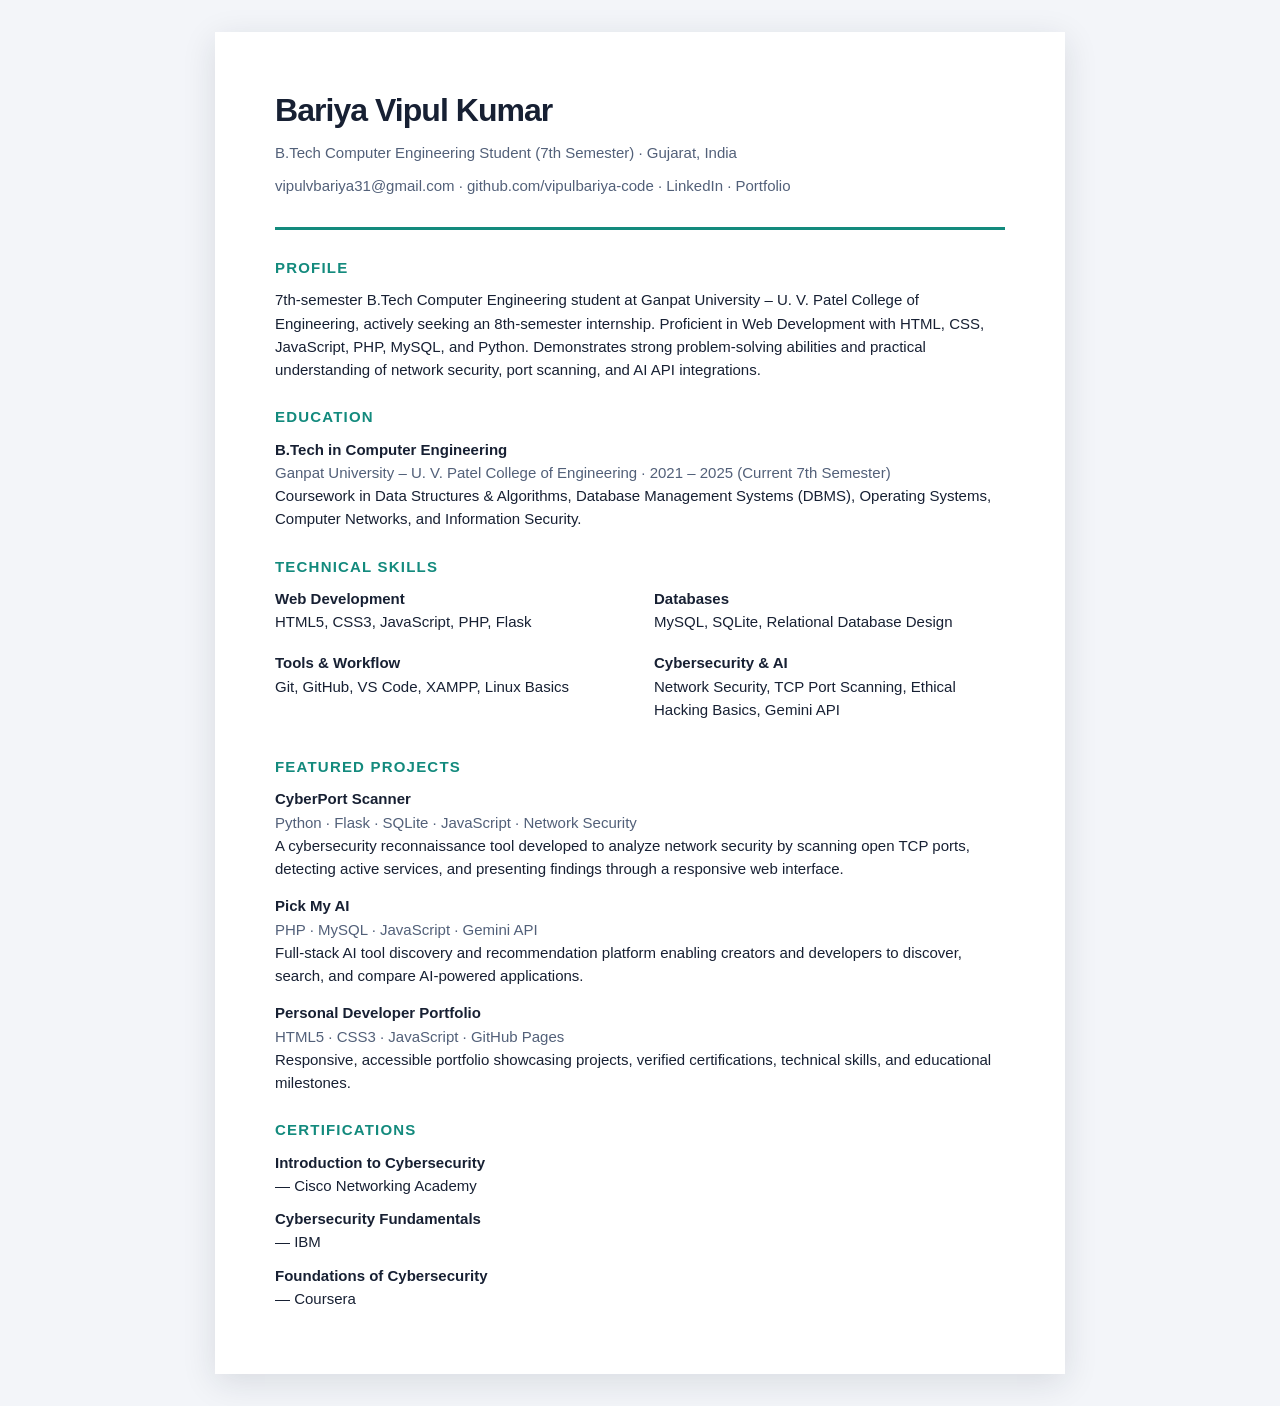
<file: Vipul-Bariya-Resume.html>
<!DOCTYPE html>
<html lang="en">
<head>
<meta charset="UTF-8">
<meta name="viewport" content="width=device-width, initial-scale=1.0">
<title>Bariya Vipul Kumar — Resume | Computer Engineering Student &amp; Web Developer</title>
<meta name="description" content="Resume of Bariya Vipul Kumar — Computer Engineering Student at Ganpat University, Web Developer, and Cybersecurity Learner seeking an 8th-semester internship.">
<meta name="robots" content="index, follow">
<link rel="canonical" href="https://vipulbariya-code.github.io/Personal-portfolio/Vipul-Bariya-Resume.html">
<link rel="icon" type="image/x-icon" href="favicon.ico">
<link rel="icon" type="image/png" sizes="32x32" href="favicon.png">
<link rel="icon" type="image/png" sizes="192x192" href="logo.png">
<link rel="apple-touch-icon" href="logo.png">
<style>
  :root{--ink:#172033;--muted:#526079;--accent:#138a7d;--line:#dce2ed;}
  *{box-sizing:border-box;}
  body{margin:0;background:#f3f5f9;color:var(--ink);font:15px/1.55 Arial,sans-serif;}
  main{max-width:850px;margin:32px auto;background:#fff;padding:54px 60px;box-shadow:0 8px 32px rgba(23,32,51,.12);}
  header{border-bottom:3px solid var(--accent);padding-bottom:20px;margin-bottom:26px;}
  h1{font-size:32px;letter-spacing:-.03em;margin:0;} 
  h2{font-size:15px;letter-spacing:.08em;text-transform:uppercase;color:var(--accent);margin:24px 0 9px;}
  p{margin:0 0 10px;} .contact{color:var(--muted);margin-top:5px;} .summary{font-size:15px;}
  .grid{display:grid;grid-template-columns:1fr 1fr;gap:8px 28px;} .item{margin-bottom:14px;}
  strong{display:block;} .muted{color:var(--muted);}
  ul{margin:7px 0 0;padding-left:19px;} a{color:inherit;text-decoration:none;} a:hover{text-decoration:underline;}
  @media print{body{background:#fff;}main{box-shadow:none;margin:0;max-width:none;padding:0;}}
  @media(max-width:620px){main{margin:0;padding:32px 24px;}.grid{grid-template-columns:1fr;}}
</style>
</head>
<body>
<main>
  <header>
    <h1>Bariya Vipul Kumar</h1>
    <p class="contact">B.Tech Computer Engineering Student (7th Semester) &middot; Gujarat, India</p>
    <p class="contact">
      <a href="mailto:vipulvbariya31@gmail.com">vipulvbariya31@gmail.com</a> &middot; 
      <a href="https://github.com/vipulbariya-code" target="_blank" rel="noopener noreferrer">github.com/vipulbariya-code</a> &middot; 
      <a href="https://www.linkedin.com/in/vipul-bariya-23a46426b/" target="_blank" rel="noopener noreferrer">LinkedIn</a> &middot; 
      <a href="https://vipulbariya-code.github.io/Personal-portfolio/" target="_blank" rel="noopener noreferrer">Portfolio</a>
    </p>
  </header>

  <section>
    <h2>Profile</h2>
    <p class="summary">
      7th-semester B.Tech Computer Engineering student at Ganpat University – U. V. Patel College of Engineering, actively seeking an 8th-semester internship. Proficient in Web Development with HTML, CSS, JavaScript, PHP, MySQL, and Python. Demonstrates strong problem-solving abilities and practical understanding of network security, port scanning, and AI API integrations.
    </p>
  </section>

  <section>
    <h2>Education</h2>
    <div class="item">
      <strong>B.Tech in Computer Engineering</strong>
      <span class="muted">Ganpat University – U. V. Patel College of Engineering &middot; 2021 – 2025 (Current 7th Semester)</span>
      <p>Coursework in Data Structures &amp; Algorithms, Database Management Systems (DBMS), Operating Systems, Computer Networks, and Information Security.</p>
    </div>
  </section>

  <section>
    <h2>Technical Skills</h2>
    <div class="grid">
      <p><strong>Web Development</strong>HTML5, CSS3, JavaScript, PHP, Flask</p>
      <p><strong>Databases</strong>MySQL, SQLite, Relational Database Design</p>
      <p><strong>Tools &amp; Workflow</strong>Git, GitHub, VS Code, XAMPP, Linux Basics</p>
      <p><strong>Cybersecurity &amp; AI</strong>Network Security, TCP Port Scanning, Ethical Hacking Basics, Gemini API</p>
    </div>
  </section>

  <section>
    <h2>Featured Projects</h2>
    <div class="item">
      <strong>CyberPort Scanner</strong>
      <span class="muted">Python &middot; Flask &middot; SQLite &middot; JavaScript &middot; Network Security</span>
      <p>A cybersecurity reconnaissance tool developed to analyze network security by scanning open TCP ports, detecting active services, and presenting findings through a responsive web interface.</p>
    </div>
    <div class="item">
      <strong>Pick My AI</strong>
      <span class="muted">PHP &middot; MySQL &middot; JavaScript &middot; Gemini API</span>
      <p>Full-stack AI tool discovery and recommendation platform enabling creators and developers to discover, search, and compare AI-powered applications.</p>
    </div>
    <div class="item">
      <strong>Personal Developer Portfolio</strong>
      <span class="muted">HTML5 &middot; CSS3 &middot; JavaScript &middot; GitHub Pages</span>
      <p>Responsive, accessible portfolio showcasing projects, verified certifications, technical skills, and educational milestones.</p>
    </div>
  </section>

  <section>
    <h2>Certifications</h2>
    <p><strong>Introduction to Cybersecurity</strong> &mdash; Cisco Networking Academy</p>
    <p><strong>Cybersecurity Fundamentals</strong> &mdash; IBM</p>
    <p><strong>Foundations of Cybersecurity</strong> &mdash; Coursera</p>
  </section>
</main>
</body>
</html>
</file>
